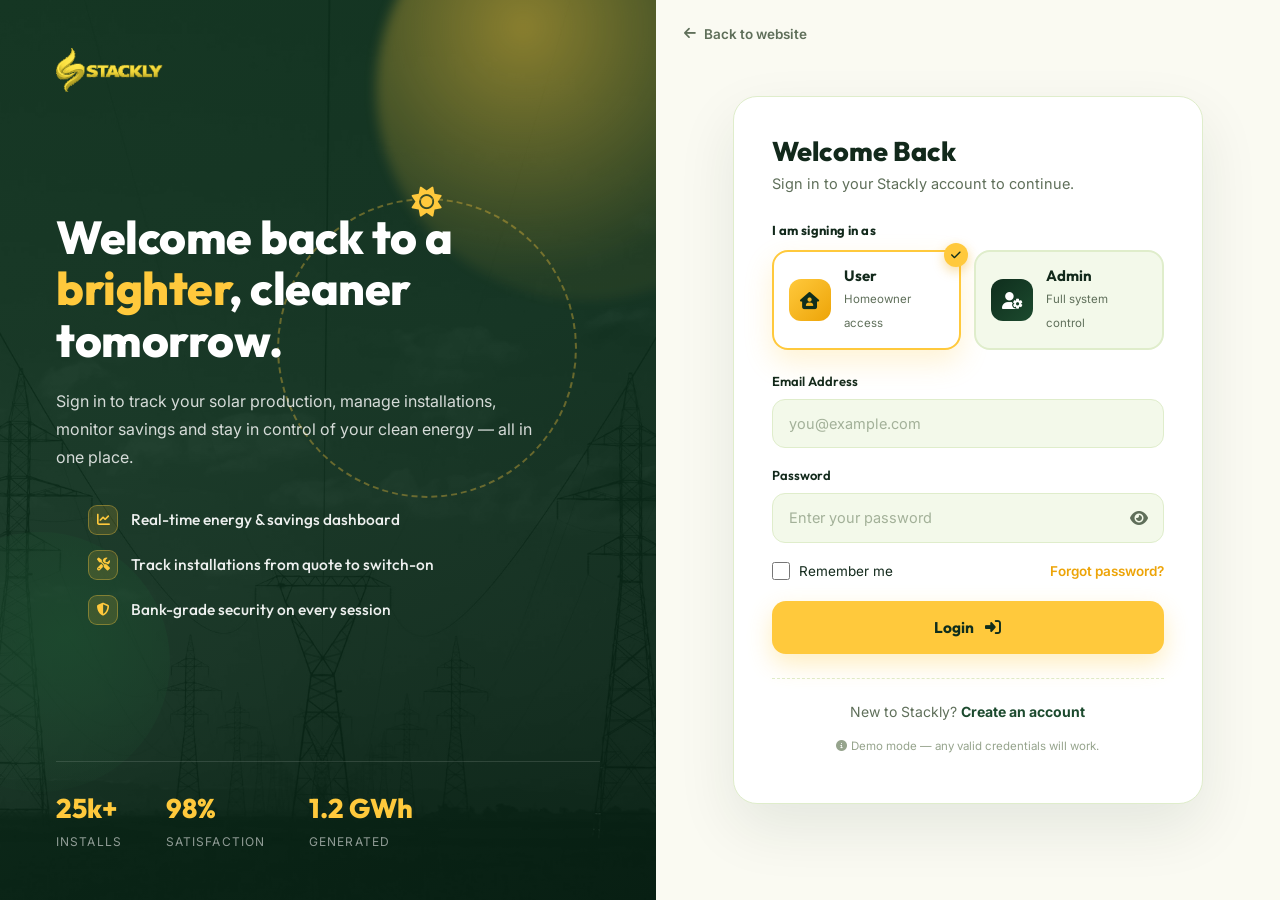
<file: login.html>
<!DOCTYPE html>
<html lang="en">
<head>
    <meta charset="UTF-8">
    <meta name="viewport" content="width=device-width, initial-scale=1.0">
    <title>Login | Stackly Solar Energy</title>
    <link rel="icon" href="data:image/svg+xml,<svg xmlns='http://www.w3.org/2000/svg' viewBox='0 0 100 100'><rect width='100' height='100' rx='22' fill='%230F2E1D'/><circle cx='50' cy='50' r='24' fill='%23FFC93C'/></svg>">
    <link rel="preconnect" href="https://fonts.googleapis.com">
    <link rel="preconnect" href="https://fonts.gstatic.com" crossorigin>
    <link href="https://fonts.googleapis.com/css2?family=Inter:wght@400;500;600;700&family=Outfit:wght@500;600;700;800&display=swap" rel="stylesheet">
    <link rel="stylesheet" href="https://cdnjs.cloudflare.com/ajax/libs/font-awesome/6.5.2/css/all.min.css">
    <link href="https://cdn.jsdelivr.net/npm/bootstrap@5.3.3/dist/css/bootstrap.min.css" rel="stylesheet">
    <link rel="stylesheet" href="css/auth.css">
</head>
<body>
    <div class="auth-wrap">

        <aside class="auth-hero">
            <span class="hero-orb-a"></span>
            <span class="hero-orb-b"></span>
            <span class="hero-ring"></span>

            <div class="hero-brand">
                <img src="images/logo.webp" alt="Stackly Solar">
            </div>

            <div class="hero-mid">
                <h1>Welcome back to a <span>brighter</span>, cleaner tomorrow.</h1>
                <p>Sign in to track your solar production, manage installations, monitor savings and stay in control of your clean energy — all in one place.</p>
                <ul class="hero-points">
                    <li><i class="fa-solid fa-chart-line"></i>Real-time energy &amp; savings dashboard</li>
                    <li><i class="fa-solid fa-screwdriver-wrench"></i>Track installations from quote to switch-on</li>
                    <li><i class="fa-solid fa-shield-halved"></i>Bank-grade security on every session</li>
                </ul>
            </div>

            <div class="hero-stats">
                <div class="hstat"><strong>25k+</strong><small>Installs</small></div>
                <div class="hstat"><strong>98%</strong><small>Satisfaction</small></div>
                <div class="hstat"><strong>1.2 GWh</strong><small>Generated</small></div>
            </div>
        </aside>

        <main class="auth-panel">
            <a href="index.html" class="back-site"><i class="fa-solid fa-arrow-left"></i> Back to website</a>

            <div class="panel-brand">
                <a href="index.html"><img src="images/logo.webp" alt="Stackly Solar"></a>
            </div>

            <div class="auth-card">
                <div class="auth-head">
                    <h2>Welcome Back</h2>
                    <p>Sign in to your Stackly account to continue.</p>
                </div>

                <label class="role-label">I am signing in as</label>
                <div class="role-cards">
                    <button type="button" class="role-card active" data-role="user">
                        <span class="rc-ico"><i class="fa-solid fa-house-user"></i></span>
                        <span class="rc-txt"><strong>User</strong><small>Homeowner access</small></span>
                        <span class="rc-check"><i class="fa-solid fa-check"></i></span>
                    </button>
                    <button type="button" class="role-card" data-role="admin">
                        <span class="rc-ico"><i class="fa-solid fa-user-gear"></i></span>
                        <span class="rc-txt"><strong>Admin</strong><small>Full system control</small></span>
                        <span class="rc-check"><i class="fa-solid fa-check"></i></span>
                    </button>
                </div>

                <form id="loginForm" novalidate>
                    <div class="f-group">
                        <label class="f-label" for="lgEmail">Email Address</label>
                        <input type="email" id="lgEmail" class="f-control" placeholder="you@example.com" autocomplete="email" pattern="[a-zA-Z0-9][a-zA-Z0-9.]*@[a-zA-Z0-9][a-zA-Z0-9.]*\.[a-zA-Z]{2,}">
                        <span class="err-msg"></span>
                    </div>

                    <div class="f-group">
                        <label class="f-label" for="lgPass">Password</label>
                        <div class="pw-wrap">
                            <input type="password" id="lgPass" class="f-control" placeholder="Enter your password" autocomplete="current-password" pattern="(?=.*[a-z])(?=.*[A-Z])(?=.*\d)(?=.*[!@#$%^&amp;*]).{8,}" title="Must be at least 8 characters with 1 uppercase, 1 lowercase, 1 number, and 1 special character">
                            <button type="button" class="pw-eye" aria-label="Show password"><i class="fa-solid fa-eye"></i></button>
                        </div>
                        <span class="err-msg"></span>
                    </div>

                    <div class="row-between">
                        <label class="remember">
                            <input type="checkbox" id="rememberMe"> Remember me
                        </label>
                        <span class="err-msg" id="rememberErr"></span>
                        <a href="404.html" class="forgot-link">Forgot password?</a>
                    </div>

                    <button type="submit" id="loginBtn" class="btn-auth">
                        Login <i class="fa-solid fa-right-to-bracket"></i>
                    </button>
                </form>

                <p class="auth-alt">New to Stackly? <a href="signup.html">Create an account</a></p>
                <p class="demo-hint"><i class="fa-solid fa-circle-info"></i> Demo mode — any valid credentials will work.</p>
            </div>
        </main>
    </div>

    <div class="modal fade" id="forgotModal" tabindex="-1" aria-hidden="true">
        <div class="modal-dialog modal-dialog-centered">
            <div class="modal-content adm-modal" style="padding:30px 28px">
                <div class="auth-head" style="margin-bottom:18px">
                    <h2 style="font-size:22px">Reset Password</h2>
                    <p style="margin-bottom:0">Enter your email and we'll send you a reset link.</p>
                </div>
                <form id="forgotForm" novalidate>
                    <div class="f-group">
                        <label class="f-label" for="fpEmail">Email Address</label>
                        <input type="email" id="fpEmail" class="f-control" placeholder="you@example.com" pattern="[a-zA-Z0-9][a-zA-Z0-9.]*@[a-zA-Z0-9][a-zA-Z0-9.]*\.[a-zA-Z]{2,}">
                        <span class="err-msg"></span>
                    </div>
                    <button type="submit" class="btn-auth">Send Reset Link <i class="fa-solid fa-paper-plane"></i></button>
                </form>
            </div>
        </div>
    </div>

    <script src="https://cdn.jsdelivr.net/npm/bootstrap@5.3.3/dist/js/bootstrap.bundle.min.js"></script>
    <script src="js/auth.js"></script>
</body>
</html>
</file>
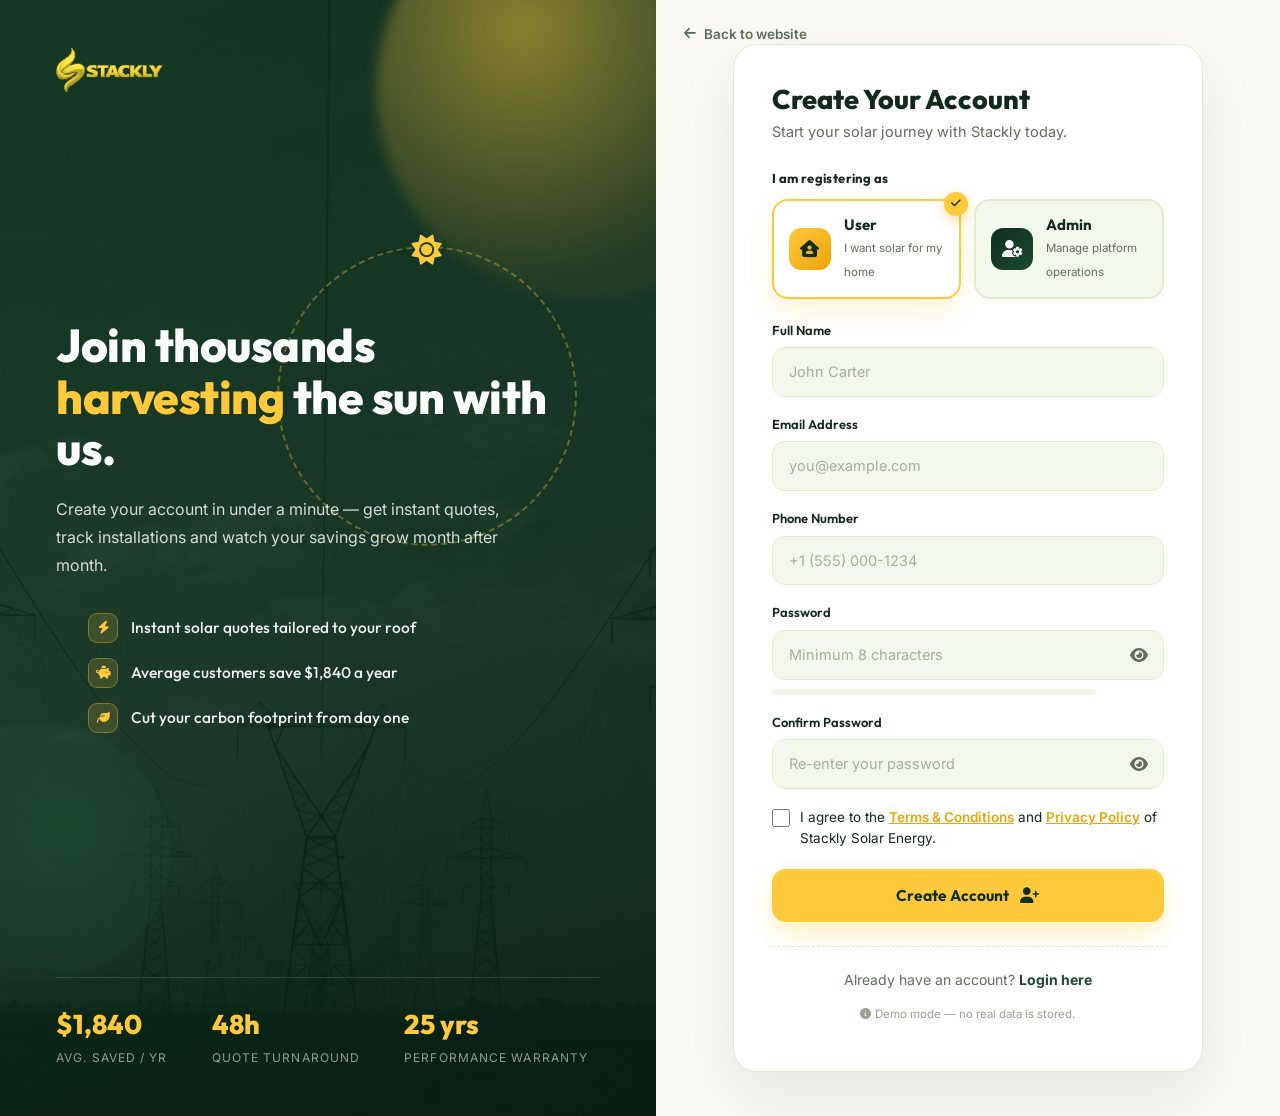
<file: signup.html>
<!DOCTYPE html>
<html lang="en">
<head>
    <meta charset="UTF-8">
    <meta name="viewport" content="width=device-width, initial-scale=1.0">
    <title>Sign Up | Stackly Solar Energy</title>
    <link rel="icon" href="data:image/svg+xml,<svg xmlns='http://www.w3.org/2000/svg' viewBox='0 0 100 100'><rect width='100' height='100' rx='22' fill='%230F2E1D'/><circle cx='50' cy='50' r='24' fill='%23FFC93C'/></svg>">
    <link rel="preconnect" href="https://fonts.googleapis.com">
    <link rel="preconnect" href="https://fonts.gstatic.com" crossorigin>
    <link href="https://fonts.googleapis.com/css2?family=Inter:wght@400;500;600;700&family=Outfit:wght@500;600;700;800&display=swap" rel="stylesheet">
    <link rel="stylesheet" href="https://cdnjs.cloudflare.com/ajax/libs/font-awesome/6.5.2/css/all.min.css">
    <link href="https://cdn.jsdelivr.net/npm/bootstrap@5.3.3/dist/css/bootstrap.min.css" rel="stylesheet">
    <link rel="stylesheet" href="css/auth.css">
</head>
<body>
    <div class="auth-wrap">

        <aside class="auth-hero">
            <span class="hero-orb-a"></span>
            <span class="hero-orb-b"></span>
            <span class="hero-ring"></span>

            <div class="hero-brand">
                <img src="images/logo.webp" alt="Stackly Solar">
            </div>

            <div class="hero-mid">
                <h1>Join thousands <span>harvesting</span> the sun with us.</h1>
                <p>Create your account in under a minute — get instant quotes, track installations and watch your savings grow month after month.</p>
                <ul class="hero-points">
                    <li><i class="fa-solid fa-bolt"></i>Instant solar quotes tailored to your roof</li>
                    <li><i class="fa-solid fa-piggy-bank"></i>Average customers save $1,840 a year</li>
                    <li><i class="fa-solid fa-leaf"></i>Cut your carbon footprint from day one</li>
                </ul>
            </div>

            <div class="hero-stats">
                <div class="hstat"><strong>$1,840</strong><small>Avg. saved / yr</small></div>
                <div class="hstat"><strong>48h</strong><small>Quote turnaround</small></div>
                <div class="hstat"><strong>25 yrs</strong><small>Performance warranty</small></div>
            </div>
        </aside>

        <main class="auth-panel">
            <a href="index.html" class="back-site"><i class="fa-solid fa-arrow-left"></i> Back to website</a>

            <div class="panel-brand">
                <a href="index.html"><img src="images/logo.webp" alt="Stackly Solar"></a>
            </div>

            <div class="auth-card">
                <div class="auth-head">
                    <h2>Create Your Account</h2>
                    <p>Start your solar journey with Stackly today.</p>
                </div>

                <label class="role-label">I am registering as</label>
                <div class="role-cards">
                    <button type="button" class="role-card active" data-role="user">
                        <span class="rc-ico"><i class="fa-solid fa-house-user"></i></span>
                        <span class="rc-txt"><strong>User</strong><small>I want solar for my home</small></span>
                        <span class="rc-check"><i class="fa-solid fa-check"></i></span>
                    </button>
                    <button type="button" class="role-card" data-role="admin">
                        <span class="rc-ico"><i class="fa-solid fa-user-gear"></i></span>
                        <span class="rc-txt"><strong>Admin</strong><small>Manage platform operations</small></span>
                        <span class="rc-check"><i class="fa-solid fa-check"></i></span>
                    </button>
                </div>

                <form id="signupForm" novalidate>
                    <div class="f-group">
                        <label class="f-label" for="suName">Full Name</label>
                        <input type="text" id="suName" class="f-control" placeholder="John Carter" autocomplete="name">
                        <span class="err-msg"></span>
                    </div>

                    <div class="f-group">
                        <label class="f-label" for="suEmail">Email Address</label>
                        <input type="email" id="suEmail" class="f-control" placeholder="you@example.com" autocomplete="email" pattern="[a-zA-Z0-9][a-zA-Z0-9.]*@[a-zA-Z0-9][a-zA-Z0-9.]*\.[a-zA-Z]{2,}">
                        <span class="err-msg"></span>
                    </div>

                    <div class="f-group">
                        <label class="f-label" for="suPhone">Phone Number</label>
                        <input type="tel" id="suPhone" class="f-control" placeholder="+1 (555) 000-1234" autocomplete="tel">
                        <span class="err-msg"></span>
                    </div>

                    <div class="f-group">
                        <label class="f-label" for="suPass">Password</label>
                        <div class="pw-wrap">
                            <input type="password" id="suPass" class="f-control" placeholder="Minimum 8 characters" autocomplete="new-password" pattern="(?=.*[a-z])(?=.*[A-Z])(?=.*\d)(?=.*[!@#$%^&amp;*]).{8,}" title="Must be at least 8 characters with 1 uppercase, 1 lowercase, 1 number, and 1 special character">
                            <button type="button" class="pw-eye" aria-label="Show password"><i class="fa-solid fa-eye"></i></button>
                        </div>
                        <div class="strength">
                            <div class="strength-track"><div class="strength-fill" id="strengthFill"></div></div>
                            <span class="strength-txt" id="strengthTxt"></span>
                        </div>
                        <span class="err-msg"></span>
                    </div>

                    <div class="f-group">
                        <label class="f-label" for="suConf">Confirm Password</label>
                        <div class="pw-wrap">
                            <input type="password" id="suConf" class="f-control" placeholder="Re-enter your password" autocomplete="new-password" pattern="(?=.*[a-z])(?=.*[A-Z])(?=.*\d)(?=.*[!@#$%^&amp;*]).{8,}" title="Must be at least 8 characters with 1 uppercase, 1 lowercase, 1 number, and 1 special character">
                            <button type="button" class="pw-eye" aria-label="Show password"><i class="fa-solid fa-eye"></i></button>
                        </div>
                        <span class="err-msg"></span>
                    </div>

                    <div class="terms-wrap">
                        <label class="terms-row">
                            <input type="checkbox" id="agreeTerms">
                            <span>I agree to the <a href="404.html">Terms &amp; Conditions</a> and <a href="404.html">Privacy Policy</a> of Stackly Solar Energy.</span>
                        </label>
                        <span class="err-msg"></span>
                    </div>

                    <button type="submit" id="signupBtn" class="btn-auth">
                        Create Account <i class="fa-solid fa-user-plus"></i>
                    </button>
                </form>

                <p class="auth-alt">Already have an account? <a href="login.html">Login here</a></p>
                <p class="demo-hint"><i class="fa-solid fa-circle-info"></i> Demo mode — no real data is stored.</p>
            </div>
        </main>
    </div>

    <script src="https://cdn.jsdelivr.net/npm/bootstrap@5.3.3/dist/js/bootstrap.bundle.min.js"></script>
    <script src="js/auth.js"></script>
</body>
</html>
</file>
<file: css/auth.css>
:root {
    --deep: #0F2E1D;
    --deep-2: #1C4A2E;
    --solar: #FFC93C;
    --solar-deep: #EDA408;
    --off-white: #FAFAF2;
    --leaf: #F3F9EA;
    --leaf-2: #EFF6E4;
    --line: #DFEDCB;
    --ink: #12291B;
    --muted: #5F6F5A;
    --white: #FFFFFF;
}

* {
    margin: 0;
    padding: 0;
    box-sizing: border-box;
}

body {
    font-family: 'Inter', sans-serif;
    background: var(--off-white);
    color: var(--ink);
    min-height: 100vh;
}

h1, h2, h3, h4, h5, h6 {
    font-family: 'Outfit', sans-serif;
    color: var(--ink);
}

::-webkit-scrollbar {
    width: 9px;
}

::-webkit-scrollbar-track {
    background: var(--leaf-2);
}

::-webkit-scrollbar-thumb {
    background: var(--deep-2);
    border-radius: 8px;
}

.auth-wrap {
    display: grid;
    grid-template-columns: 1.05fr 1fr;
    min-height: 100vh;
}

.auth-hero {
    position: relative;
    background: linear-gradient(160deg, #11321F 0%, var(--deep) 45%, #081F13 100%);
    overflow: hidden;
    display: flex;
    flex-direction: column;
    justify-content: space-between;
    padding: 48px 56px;
    color: var(--white);
}

.auth-hero::before {
    content: '';
    position: absolute;
    inset: 0;
    background-image: url('../images/hero-sun-flare.webp');
    background-size: cover;
    background-position: center;
    opacity: 0.16;
    mix-blend-mode: luminosity;
}

.hero-orb-a,
.hero-orb-b {
    position: absolute;
    border-radius: 50%;
    pointer-events: none;
}

.hero-orb-a {
    width: 420px;
    height: 420px;
    right: -140px;
    top: -120px;
    background: radial-gradient(circle at 35% 35%, rgba(255, 201, 60, 0.5), rgba(255, 201, 60, 0.06) 65%);
    filter: blur(6px);
    animation: orbFloat 9s ease-in-out infinite;
}

.hero-orb-b {
    width: 260px;
    height: 260px;
    left: -90px;
    bottom: 12%;
    background: radial-gradient(circle at 60% 40%, rgba(28, 74, 46, 0.85), rgba(28, 74, 46, 0.1) 70%);
    animation: orbFloat 11s ease-in-out infinite reverse;
}

@keyframes orbFloat {
    0%, 100% { transform: translateY(0) scale(1); }
    50% { transform: translateY(-26px) scale(1.05); }
}

.hero-ring {
    position: absolute;
    right: 12%;
    top: 22%;
    width: 300px;
    height: 300px;
    border: 2px dashed rgba(255, 201, 60, 0.35);
    border-radius: 50%;
    animation: spinSlow 34s linear infinite;
}

.hero-ring::after {
    content: '\f185';
    font-family: 'Font Awesome 6 Free';
    font-weight: 900;
    position: absolute;
    top: -21px;
    left: 50%;
    transform: translateX(-50%);
    color: var(--solar);
    font-size: 30px;
}

@keyframes spinSlow {
    to { transform: rotate(360deg); }
}

.hero-brand {
    position: relative;
    z-index: 2;
    display: flex;
    align-items: center;
    gap: 14px;
    animation: riseIn 0.7s cubic-bezier(0.16, 1, 0.3, 1) both;
}

.hero-brand img {
    height: 44px;
    width: auto;
}

.hero-mid {
    position: relative;
    z-index: 2;
    animation: riseIn 0.8s 0.15s cubic-bezier(0.16, 1, 0.3, 1) both;
}

.hero-mid h1 {
    color: var(--white);
    font-size: clamp(34px, 3.6vw, 52px);
    font-weight: 800;
    line-height: 1.12;
    margin-bottom: 20px;
    letter-spacing: -0.5px;
}

.hero-mid h1 span {
    color: var(--solar);
}

.hero-mid > p {
    color: rgba(255, 255, 255, 0.82);
    font-size: 16px;
    line-height: 1.75;
    max-width: 480px;
    margin-bottom: 34px;
}

.hero-points {
    list-style: none;
    display: flex;
    flex-direction: column;
    gap: 15px;
}

.hero-points li {
    display: flex;
    align-items: center;
    gap: 13px;
    font-family: 'Outfit', sans-serif;
    font-weight: 500;
    font-size: 15.5px;
    color: rgba(255, 255, 255, 0.92);
}

.hero-points i {
    width: 30px;
    height: 30px;
    border-radius: 9px;
    background: rgba(255, 201, 60, 0.15);
    border: 1px solid rgba(255, 201, 60, 0.35);
    color: var(--solar);
    font-size: 13px;
    display: inline-flex;
    align-items: center;
    justify-content: center;
    flex-shrink: 0;
}

.hero-stats {
    position: relative;
    z-index: 2;
    display: flex;
    gap: 44px;
    padding-top: 26px;
    border-top: 1px solid rgba(255, 255, 255, 0.12);
    animation: riseIn 0.8s 0.3s cubic-bezier(0.16, 1, 0.3, 1) both;
}

.hstat strong {
    display: block;
    font-family: 'Outfit', sans-serif;
    font-size: 27px;
    font-weight: 800;
    color: var(--solar);
}

.hstat small {
    font-size: 12px;
    letter-spacing: 1.1px;
    text-transform: uppercase;
    color: rgba(255, 255, 255, 0.55);
}

@keyframes riseIn {
    from { opacity: 0; transform: translateY(22px); }
    to { opacity: 1; transform: translateY(0); }
}

.auth-panel {
    display: flex;
    flex-direction: column;
    align-items: center;
    justify-content: center;
    padding: 44px 28px;
    position: relative;
}

.panel-brand {
    display: none;
    margin-bottom: 26px;
    animation: riseIn 0.6s both;
}

.panel-brand img {
    height: 42px;
    width: auto;
}

.back-site {
    position: absolute;
    top: 24px;
    left: 28px;
    display: inline-flex;
    align-items: center;
    gap: 8px;
    color: var(--muted);
    text-decoration: none;
    font-size: 13.5px;
    font-weight: 600;
    transition: color 0.22s ease, transform 0.22s ease;
}

.back-site:hover {
    color: var(--solar-deep);
    transform: translateX(-3px);
}

.auth-card {
    width: 100%;
    max-width: 470px;
    background: var(--white);
    border: 1px solid var(--line);
    border-radius: 24px;
    padding: 38px 38px 32px;
    box-shadow: 0 24px 60px rgba(15, 46, 29, 0.09);
    animation: riseIn 0.7s 0.1s cubic-bezier(0.16, 1, 0.3, 1) both;
    transition: box-shadow 0.3s ease;
}

.auth-card:hover {
    box-shadow: 0 30px 70px rgba(15, 46, 29, 0.13);
}

.auth-card.shake {
    animation: shakeX 0.45s ease;
}

@keyframes shakeX {
    0%, 100% { transform: translateX(0); }
    20% { transform: translateX(-9px); }
    40% { transform: translateX(8px); }
    60% { transform: translateX(-6px); }
    80% { transform: translateX(4px); }
}

.auth-head h2 {
    font-size: 27px;
    font-weight: 800;
    margin-bottom: 6px;
}

.auth-head p {
    color: var(--muted);
    font-size: 14.5px;
    margin-bottom: 26px;
}

.role-label {
    display: block;
    font-family: 'Outfit', sans-serif;
    font-weight: 700;
    font-size: 13px;
    letter-spacing: 0.4px;
    color: var(--ink);
    margin-bottom: 10px;
}

.role-cards {
    display: grid;
    grid-template-columns: 1fr 1fr;
    gap: 13px;
    margin-bottom: 22px;
}

.role-card {
    position: relative;
    display: flex;
    align-items: center;
    gap: 13px;
    background: var(--leaf);
    border: 2px solid var(--line);
    border-radius: 16px;
    padding: 15px 15px;
    cursor: pointer;
    text-align: left;
    transition: all 0.28s cubic-bezier(0.16, 1, 0.3, 1);
}

.role-card:hover {
    transform: translateY(-3px);
    border-color: var(--solar);
    box-shadow: 0 10px 22px rgba(237, 164, 8, 0.14);
}

.rc-ico {
    width: 42px;
    height: 42px;
    border-radius: 12px;
    background: linear-gradient(135deg, var(--deep), var(--deep-2));
    color: var(--white);
    display: inline-flex;
    align-items: center;
    justify-content: center;
    font-size: 17px;
    flex-shrink: 0;
    transition: all 0.28s ease;
}

.rc-txt strong {
    display: block;
    font-family: 'Outfit', sans-serif;
    font-size: 15px;
    color: var(--ink);
    line-height: 1.2;
}

.rc-txt small {
    font-size: 11.5px;
    color: var(--muted);
}

.rc-check {
    position: absolute;
    top: -9px;
    right: -9px;
    width: 24px;
    height: 24px;
    border-radius: 50%;
    background: var(--solar);
    color: var(--deep);
    font-size: 11px;
    display: inline-flex;
    align-items: center;
    justify-content: center;
    opacity: 0;
    transform: scale(0.4);
    transition: all 0.28s cubic-bezier(0.16, 1, 0.3, 1);
    box-shadow: 0 4px 12px rgba(237, 164, 8, 0.4);
}

.role-card.active {
    border-color: var(--solar);
    background: var(--white);
    box-shadow: 0 12px 28px rgba(255, 201, 60, 0.22);
}

.role-card.active .rc-ico {
    background: linear-gradient(135deg, var(--solar), var(--solar-deep));
    color: var(--deep);
}

.role-card.active .rc-check {
    opacity: 1;
    transform: scale(1);
}

.f-group {
    margin-bottom: 18px;
}

.f-label {
    display: flex;
    justify-content: space-between;
    font-family: 'Outfit', sans-serif;
    font-weight: 600;
    font-size: 13px;
    color: var(--ink);
    margin-bottom: 7px;
}

.f-control {
    width: 100%;
    border: 1.5px solid var(--line);
    background: var(--leaf);
    border-radius: 13px;
    padding: 13px 16px;
    font-size: 14.5px;
    font-family: 'Inter', sans-serif;
    color: var(--ink);
    outline: none;
    transition: border-color 0.22s ease, box-shadow 0.22s ease, background 0.22s ease;
}

.f-control::placeholder {
    color: #A3B199;
}

.f-control:focus {
    border-color: var(--solar);
    background: var(--white);
    box-shadow: 0 0 0 4px rgba(255, 201, 60, 0.18);
}

.f-control.is-invalid {
    border-color: #D23B3B;
    background: rgba(210, 59, 59, 0.04);
    box-shadow: 0 0 0 4px rgba(210, 59, 59, 0.1);
}

.pw-wrap {
    position: relative;
}

.pw-wrap .f-control {
    padding-right: 48px;
}

.pw-eye {
    position: absolute;
    right: 7px;
    top: 50%;
    transform: translateY(-50%);
    width: 36px;
    height: 36px;
    border: none;
    background: transparent;
    border-radius: 9px;
    color: var(--muted);
    cursor: pointer;
    transition: all 0.2s ease;
}

.pw-eye:hover {
    color: var(--solar-deep);
    background: rgba(255, 201, 60, 0.14);
}

.err-msg {
    display: none;
    align-items: center;
    gap: 6px;
    color: #D23B3B;
    font-size: 12.3px;
    font-weight: 500;
    margin-top: 6px;
}

.err-msg.show {
    display: flex;
    animation: errPop 0.25s ease;
}

@keyframes errPop {
    from { opacity: 0; transform: translateY(-4px); }
    to { opacity: 1; transform: translateY(0); }
}

.strength {
    display: flex;
    align-items: center;
    gap: 10px;
    margin-top: 9px;
}

.strength-track {
    flex: 1;
    height: 6px;
    background: var(--leaf-2);
    border-radius: 6px;
    overflow: hidden;
}

.strength-fill {
    height: 100%;
    width: 0%;
    border-radius: 6px;
    background: #D23B3B;
    transition: width 0.35s ease, background 0.35s ease;
}

.strength-txt {
    font-size: 11.5px;
    font-weight: 700;
    color: var(--muted);
    min-width: 58px;
    text-align: right;
}

.row-between {
    display: flex;
    justify-content: space-between;
    align-items: center;
    gap: 12px;
    margin: 4px 0 20px;
    flex-wrap: wrap;
}

.remember {
    display: flex;
    align-items: center;
    gap: 9px;
    cursor: pointer;
    font-size: 13.5px;
    color: var(--ink);
}

.remember input {
    width: 18px;
    height: 18px;
    accent-color: var(--deep-2);
    cursor: pointer;
}

.forgot-link {
    font-size: 13.5px;
    font-weight: 600;
    color: var(--solar-deep);
    text-decoration: none;
}

.forgot-link:hover {
    color: var(--deep-2);
    text-decoration: underline;
}

.terms-row {
    display: flex;
    align-items: flex-start;
    gap: 10px;
    font-size: 13.5px;
    color: var(--ink);
    cursor: pointer;
    margin: 2px 0 20px;
    line-height: 1.55;
}

.terms-row input {
    width: 18px;
    height: 18px;
    margin-top: 2px;
    accent-color: var(--deep-2);
    cursor: pointer;
    flex-shrink: 0;
}

.terms-row a {
    color: var(--solar-deep);
    font-weight: 600;
}

.btn-auth {
    width: 100%;
    display: inline-flex;
    align-items: center;
    justify-content: center;
    gap: 11px;
    background: var(--solar);
    color: var(--deep);
    border: none;
    border-radius: 14px;
    padding: 15px 22px;
    font-family: 'Outfit', sans-serif;
    font-weight: 700;
    font-size: 15.5px;
    cursor: pointer;
    transition: all 0.28s cubic-bezier(0.16, 1, 0.3, 1);
    box-shadow: 0 10px 24px rgba(255, 201, 60, 0.32);
}

.btn-auth:hover:not(:disabled) {
    background: var(--solar-deep);
    transform: translateY(-3px);
    box-shadow: 0 16px 32px rgba(237, 164, 8, 0.4);
}

.btn-auth:disabled {
    opacity: 0.75;
    cursor: wait;
}

.auth-alt {
    text-align: center;
    font-size: 14px;
    color: var(--muted);
    margin-top: 24px;
    padding-top: 22px;
    border-top: 1px dashed var(--line);
}

.auth-alt a {
    color: var(--deep-2);
    font-weight: 700;
    text-decoration: none;
    transition: color 0.2s ease;
}

.auth-alt a:hover {
    color: var(--solar-deep);
}

.demo-hint {
    text-align: center;
    font-size: 11.5px;
    color: #96A48D;
    margin-top: 14px;
}

.auth-toast {
    position: fixed;
    right: 22px;
    bottom: 22px;
    z-index: 1090;
    display: flex;
    align-items: center;
    gap: 12px;
    background: var(--deep);
    color: var(--off-white);
    border-radius: 13px;
    padding: 14px 19px;
    font-size: 14px;
    box-shadow: 0 16px 38px rgba(7, 24, 15, 0.35);
    animation: tIn 0.4s cubic-bezier(0.16, 1, 0.3, 1);
    max-width: 330px;
}

.auth-toast i {
    color: var(--solar);
}

.auth-toast.leaving {
    animation: tOut 0.35s ease forwards;
}

@keyframes tIn {
    from { opacity: 0; transform: translateX(30px); }
    to { opacity: 1; transform: translateX(0); }
}

@keyframes tOut {
    to { opacity: 0; transform: translateX(30px); }
}

.modal-content.adm-modal {
    border: none;
    border-radius: 20px;
    overflow: hidden;
    box-shadow: 0 30px 70px rgba(7, 24, 15, 0.3);
}

@media (max-width: 991px) {
    .auth-hero {
        display: none;
    }

    .auth-wrap {
        grid-template-columns: 1fr;
    }

    .auth-panel {
        padding: 30px 18px 44px;
    }

    .panel-brand {
        display: block;
    }

    .back-site {
        position: static;
        order: -1;
        margin-bottom: 18px;
    }

    .auth-panel {
        flex-direction: column;
    }

    .auth-card {
        padding: 30px 24px 26px;
    }
}

@media (max-width: 480px) {
    .role-cards {
        grid-template-columns: 1fr;
    }

    .role-card {
        padding: 13px;
    }

    .row-between {
        flex-direction: column;
        align-items: flex-start;
        gap: 10px;
    }
}
</file>
